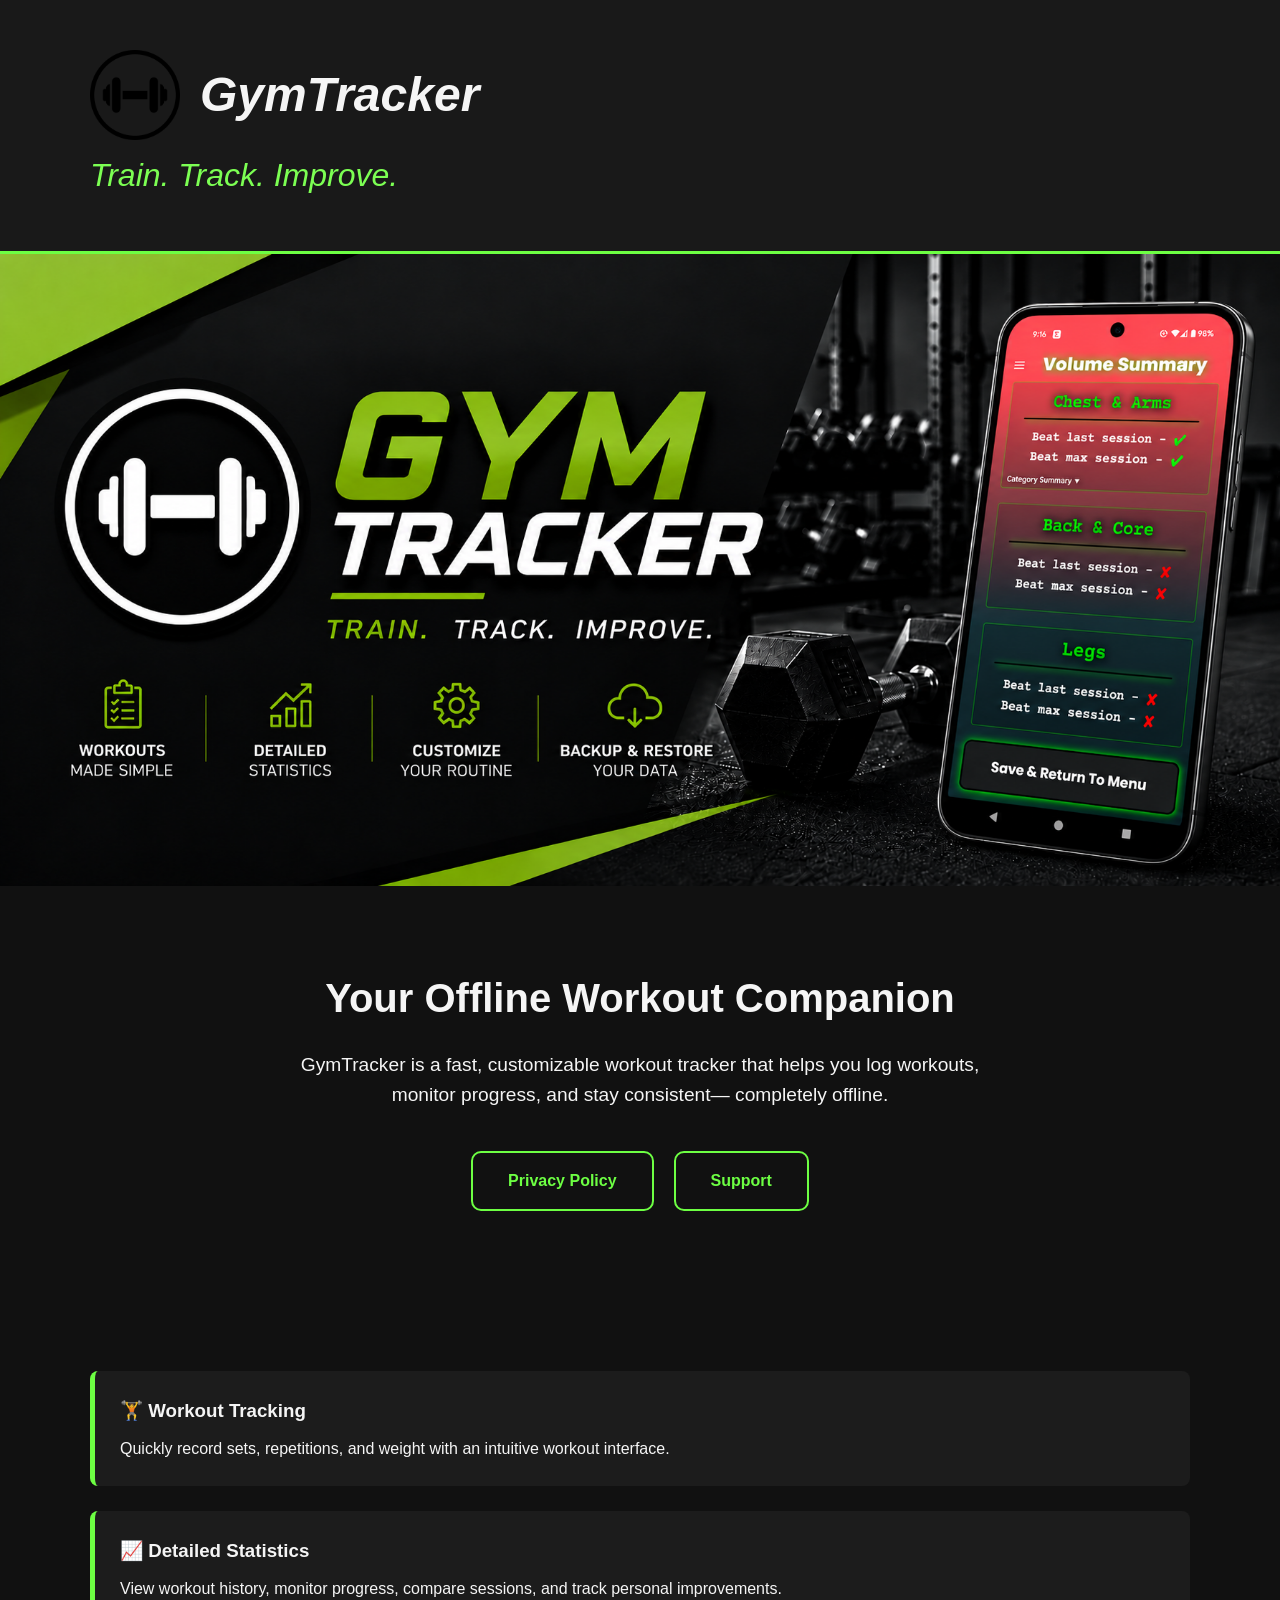
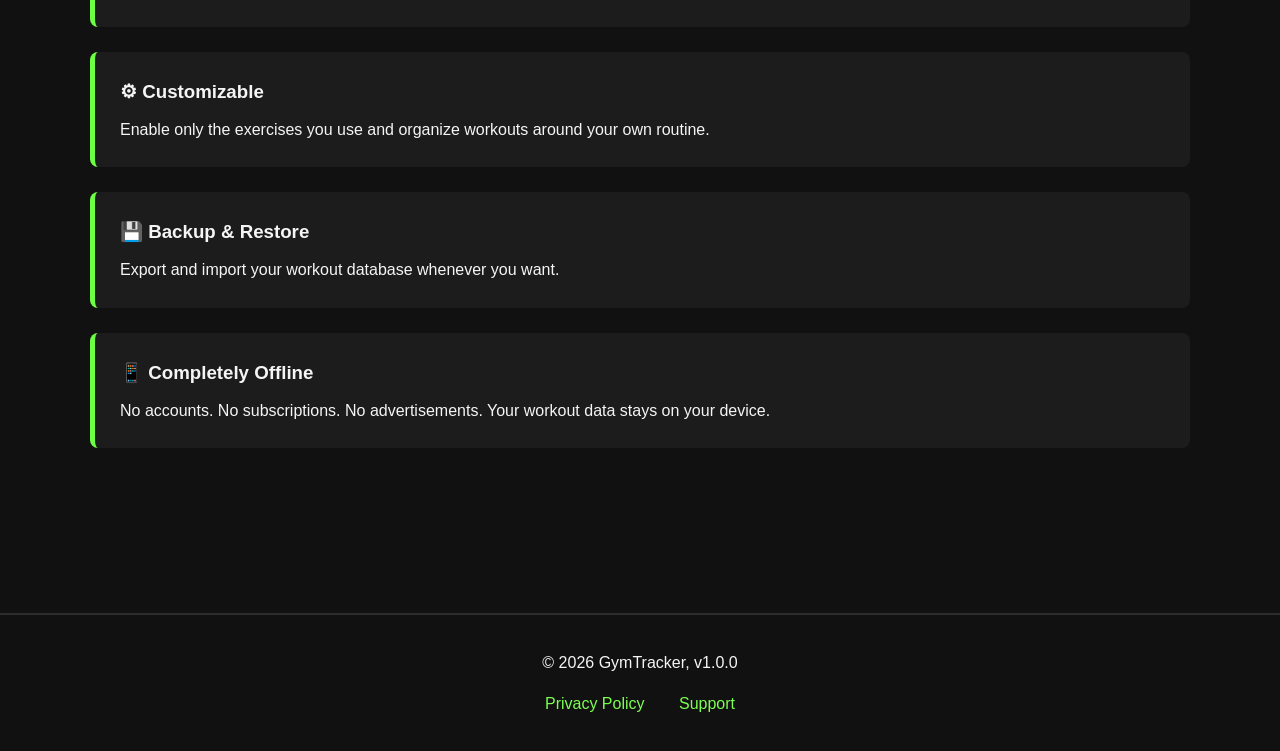
<file: index.html>
<!DOCTYPE html>
<html lang="en">
<head>
    <meta charset="UTF-8">
    <meta name="viewport" content="width=device-width, initial-scale=1.0">
    <title>GymTracker</title>

    <link rel="stylesheet" href="styles.css">
</head>

<body>

<header>
    <div class="container">

        <div class="logo">
            <img src="images/GymTracker_PlayStore_Icon.png" alt="GymTracker Logo">
            <h1>GymTracker</h1>
        </div>

        <p class="tagline">
            Train. Track. Improve.
        </p>

    </div>
</header>

<section class="banner">
    <img src="images/GymTracker_Banner.png" alt="GymTracker Banner">
</section>

<main>

<section class="hero">

    <div class="container">

        <h2>Your Offline Workout Companion</h2>

        <p>
            GymTracker is a fast, customizable workout tracker that helps
            you log workouts, monitor progress, and stay consistent—
            completely offline.
        </p>

        <div class="buttons">

            <a class="button primary"
               href="privacy-policy.html">
                Privacy Policy
            </a>

            <a class="button secondary"
               href="support.html">
                Support
            </a>

        </div>

    </div>

</section>

<section class="features">

    <div class="container">

        <div class="feature">

            <h3>🏋 Workout Tracking</h3>

            <p>
                Quickly record sets, repetitions, and weight with an
                intuitive workout interface.
            </p>

        </div>

        <div class="feature">

            <h3>📈 Detailed Statistics</h3>

            <p>
                View workout history, monitor progress, compare sessions,
                and track personal improvements.
            </p>

        </div>

        <div class="feature">

            <h3>⚙ Customizable</h3>

            <p>
                Enable only the exercises you use and organize workouts
                around your own routine.
            </p>

        </div>

        <div class="feature">

            <h3>💾 Backup & Restore</h3>

            <p>
                Export and import your workout database whenever you want.
            </p>

        </div>

        <div class="feature">

            <h3>📱 Completely Offline</h3>

            <p>
                No accounts. No subscriptions. No advertisements.
                Your workout data stays on your device.
            </p>

        </div>

    </div>

</section>

</main>

<footer>

    <div class="container">

        <p>
            © 2026 GymTracker, v1.0.0
        </p>

        <div class="footer-links">

            <a href="privacy-policy.html">Privacy Policy</a>

            <a href="support.html">Support</a>

        </div>

    </div>

</footer>

</body>
</html>
</file>
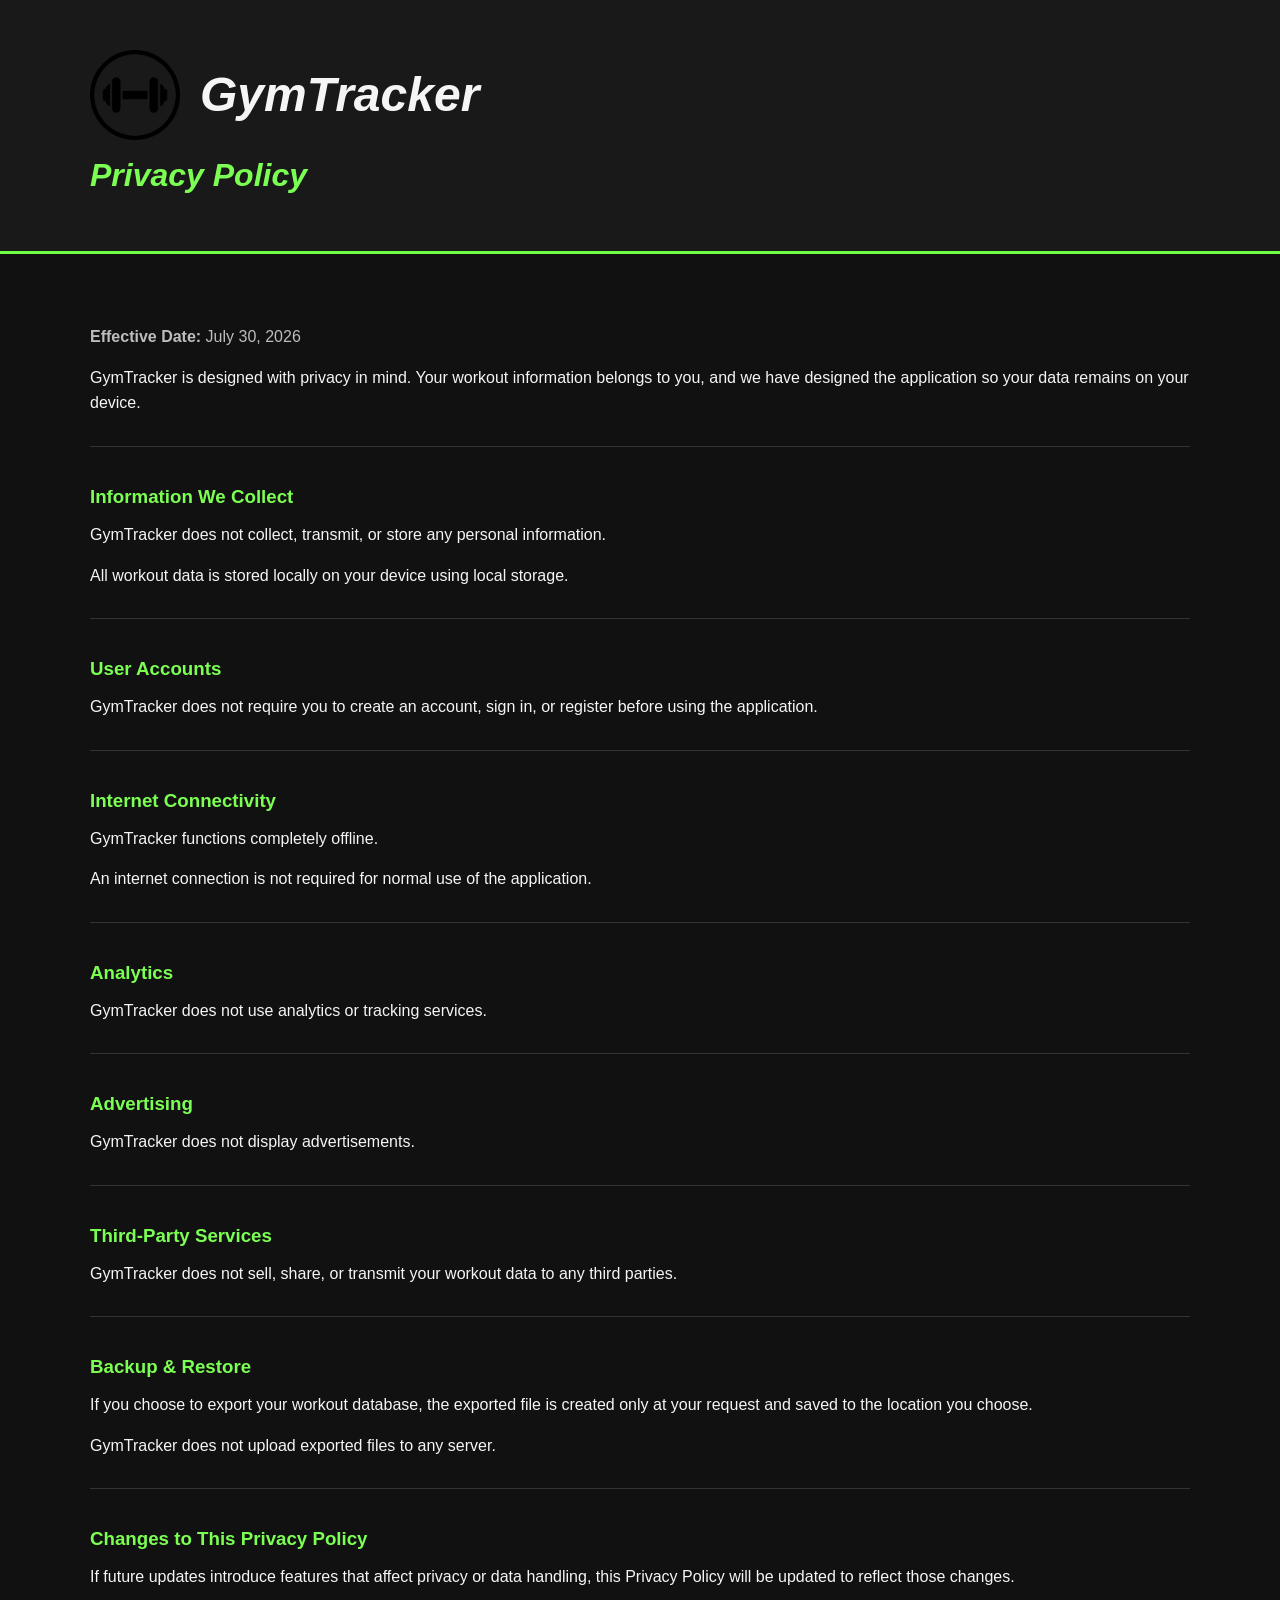
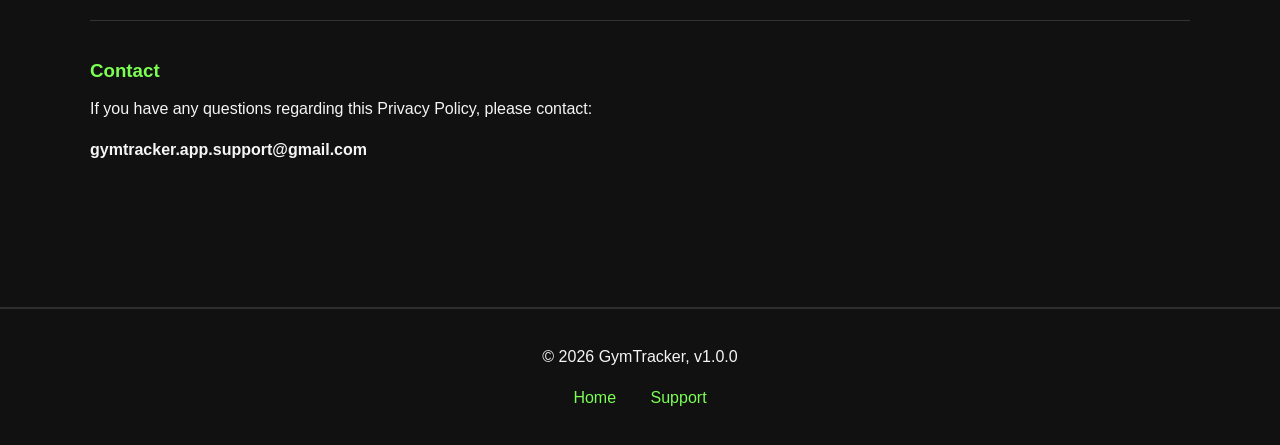
<file: privacy-policy.html>
<!DOCTYPE html>
<html lang="en">

<head>

    <meta charset="UTF-8">

    <meta name="viewport"
          content="width=device-width, initial-scale=1.0">

    <title>GymTracker - Privacy Policy</title>

    <link rel="stylesheet"
          href="styles.css">

</head>

<body>

<header>

    <div class="container">

        <div class="logo">

            <img src="images/GymTracker_PlayStore_Icon.png"
                 alt="GymTracker Logo">

            <h1>GymTracker</h1>

        </div>

        <h2 class="tagline">
            Privacy Policy
        </h2>

    </div>

</header>

<main>

<section class="page">

<div class="container">

<p class="effective-date">
<strong>Effective Date:</strong> July 30, 2026
</p>

<p>

GymTracker is designed with privacy in mind.
Your workout information belongs to you, and we have designed the application so your data remains on your device.

</p>

<hr>

<h3>Information We Collect</h3>

<p>

GymTracker does not collect, transmit, or store any personal information.

</p>

<p>

All workout data is stored locally on your device using local storage.

</p>

<hr>

<h3>User Accounts</h3>

<p>

GymTracker does not require you to create an account, sign in, or register before using the application.

</p>

<hr>

<h3>Internet Connectivity</h3>

<p>

GymTracker functions completely offline.

</p>

<p>

An internet connection is not required for normal use of the application.

</p>

<hr>

<h3>Analytics</h3>

<p>

GymTracker does not use analytics or tracking services.

</p>

<hr>

<h3>Advertising</h3>

<p>

GymTracker does not display advertisements.

</p>

<hr>

<h3>Third-Party Services</h3>

<p>

GymTracker does not sell, share, or transmit your workout data to any third parties.

</p>

<hr>

<h3>Backup &amp; Restore</h3>

<p>

If you choose to export your workout database, the exported file is created only at your request and saved to the location you choose.

</p>

<p>

GymTracker does not upload exported files to any server.

</p>

<hr>

<h3>Changes to This Privacy Policy</h3>

<p>

If future updates introduce features that affect privacy or data handling, this Privacy Policy will be updated to reflect those changes.

</p>

<hr>

<h3>Contact</h3>

<p>

If you have any questions regarding this Privacy Policy, please contact:

</p>

<p>

<strong>gymtracker.app.support@gmail.com</strong>

</p>

</div>

</section>

</main>

<footer>

<div class="container">

<p>

© 2026 GymTracker, v1.0.0

</p>

<div class="footer-links">

<a href="./">Home</a>

<a href="support.html">Support</a>

</div>

</div>

</footer>

</body>

</html>
</file>
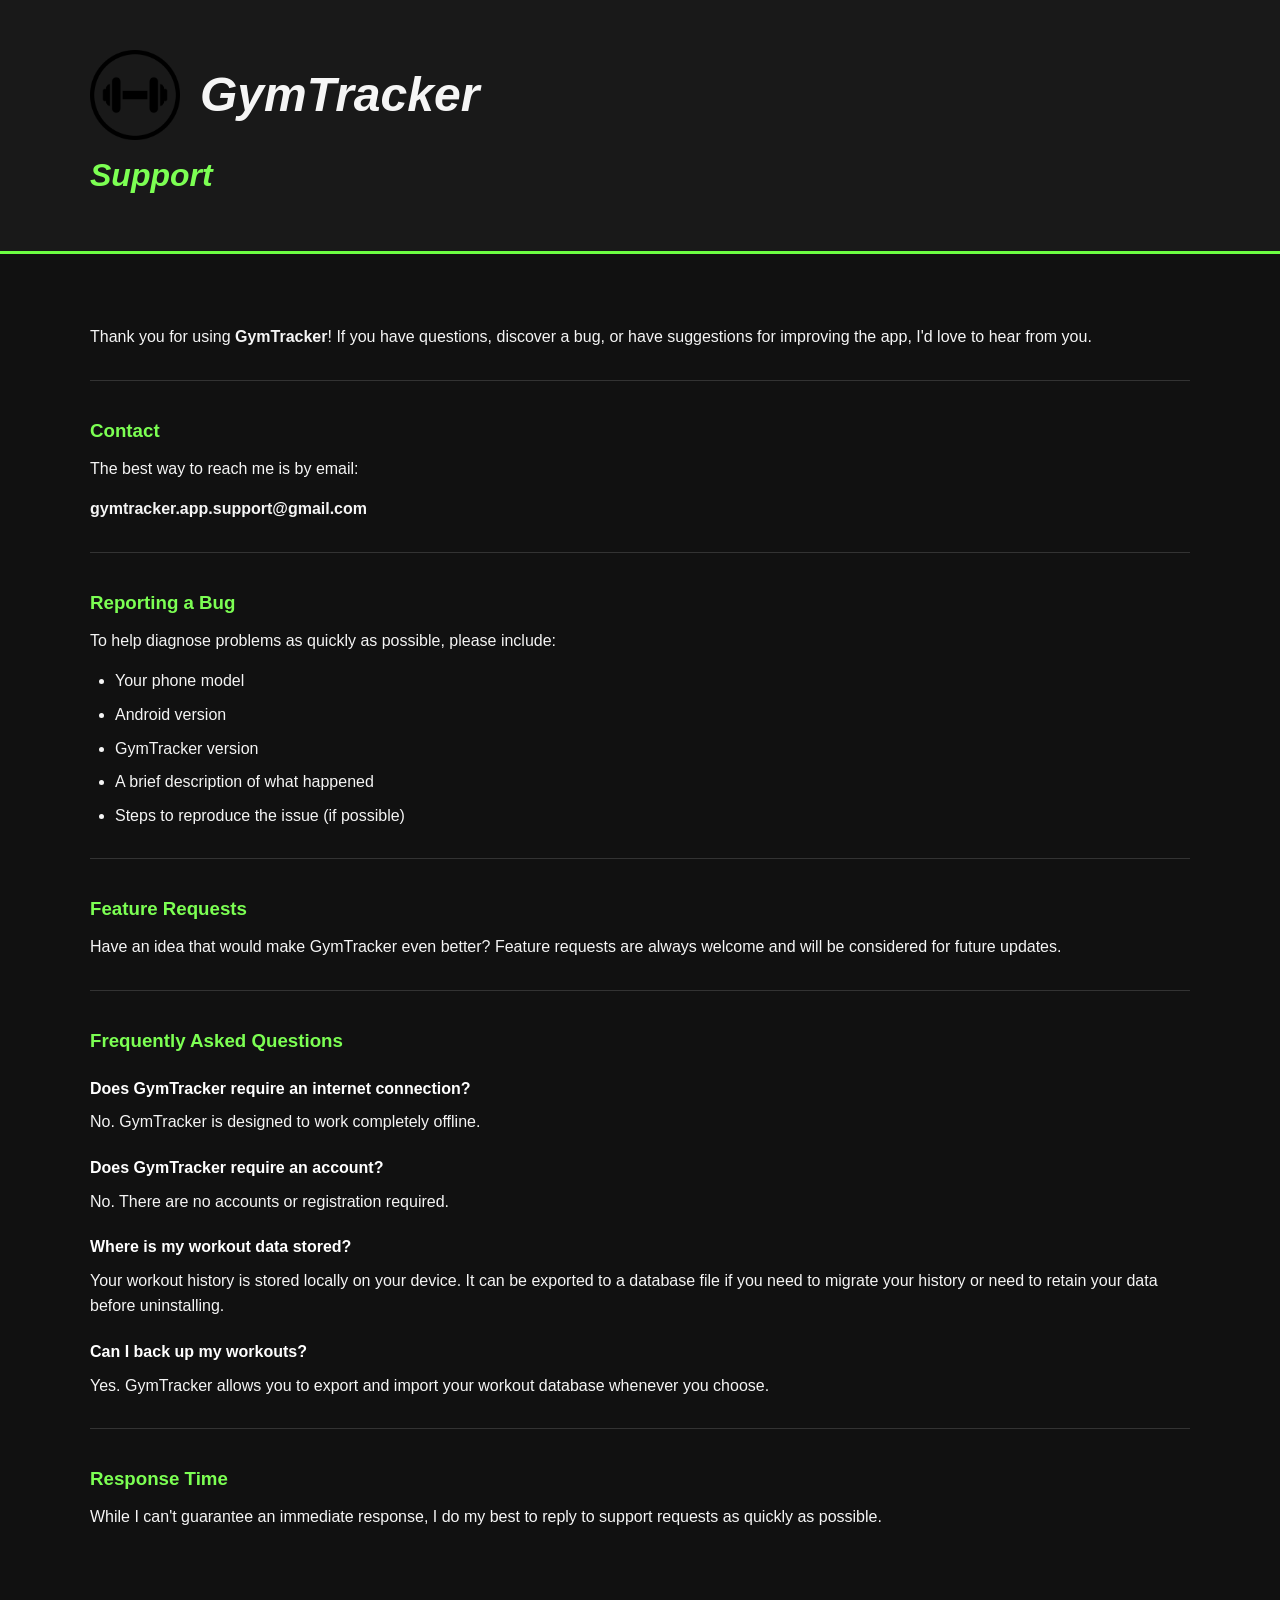
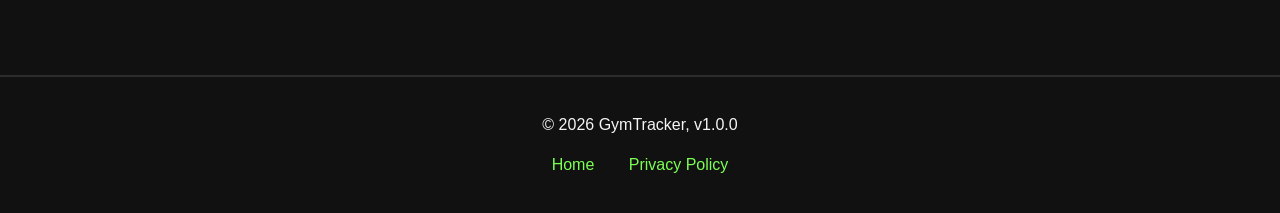
<file: support.html>
<!DOCTYPE html>
<html lang="en">

<head>

    <meta charset="UTF-8">

    <meta name="viewport"
          content="width=device-width, initial-scale=1.0">

    <title>GymTracker - Support</title>

    <link rel="stylesheet"
          href="styles.css">

</head>

<body>

<header>

    <div class="container">

        <div class="logo">

            <img src="images/GymTracker_PlayStore_Icon.png"
                 alt="GymTracker Logo">

            <h1>GymTracker</h1>

        </div>

        <h2 class="tagline">
            Support
        </h2>

    </div>

</header>

<main>

<section class="page">

<div class="container">

<p>

Thank you for using <strong>GymTracker</strong>!

If you have questions, discover a bug, or have suggestions for improving the app, I'd love to hear from you.

</p>

<hr>

<h3>Contact</h3>

<p>

The best way to reach me is by email:

</p>

<p>

<strong>gymtracker.app.support@gmail.com</strong>

</p>

<hr>

<h3>Reporting a Bug</h3>

<p>

To help diagnose problems as quickly as possible, please include:

</p>

<ul>

<li>Your phone model</li>

<li>Android version</li>

<li>GymTracker version</li>

<li>A brief description of what happened</li>

<li>Steps to reproduce the issue (if possible)</li>

</ul>

<hr>

<h3>Feature Requests</h3>

<p>

Have an idea that would make GymTracker even better?

Feature requests are always welcome and will be considered for future updates.

</p>

<hr>

<h3>Frequently Asked Questions</h3>

<h4>Does GymTracker require an internet connection?</h4>

<p>

No. GymTracker is designed to work completely offline.

</p>

<h4>Does GymTracker require an account?</h4>

<p>

No. There are no accounts or registration required.

</p>

<h4>Where is my workout data stored?</h4>

<p>

Your workout history is stored locally on your device. It can be exported to a database file if you need to migrate your history or need to retain your data before uninstalling.

</p>

<h4>Can I back up my workouts?</h4>

<p>

Yes. GymTracker allows you to export and import your workout database whenever you choose.

</p>

<hr>

<h3>Response Time</h3>

<p>

While I can't guarantee an immediate response, I do my best to reply to support requests as quickly as possible.

</p>

</div>

</section>

</main>

<footer>

<div class="container">

<p>

© 2026 GymTracker, v1.0.0
</p>

<div class="footer-links">

<a href="./">Home</a>

<a href="privacy-policy.html">Privacy Policy</a>

</div>

</div>

</footer>

</body>

</html>
</file>
<file: styles.css>
*{
    margin:0;
    padding:0;
    box-sizing:border-box;
}

body{

    background:#111;
    color:#f5f5f5;

    font-family:
        Segoe UI,
        Roboto,
        Arial,
        sans-serif;

    line-height:1.6;
}

.container{
    width:min(1100px,90%);
    margin:auto;
}

header{
    background:#191919;
    padding:50px 0;
    border-bottom:3px solid #6dff43;
}

.logo{
    display:flex;
    align-items:center;
    gap:20px;
    font-style: italic;
}

.logo img{
    width:90px;
}

.logo h1{
    font-size:3rem;
}

.tagline{
    margin-top:10px;
    color:#7cff53;
    font-size:2rem;
    font-style: italic;
}

.hero{
    padding:80px 0;
    text-align:center;
}

.hero h2{
    font-size:2.5rem;
    margin-bottom:20px;
}

.hero p{
    max-width:700px;
    margin:auto;
    font-size:1.2rem;
}

.buttons{
    margin-top:40px;
    display:flex;
    justify-content:center;
    gap:20px;
    flex-wrap:wrap;
}

.button{
    text-decoration:none;
    padding:15px 35px;
    border-radius:10px;
    font-weight:bold;
    transition:.2s;
}

.primary{
    border:2px solid #6dff43;
    color:#6dff43;
}
.primary:hover{
    background:#6dff43;
    color:black;
}
.primary:active{
    background:black;
    color:#6dff43;
}

.secondary{
    border:2px solid #6dff43;
    color:#6dff43;
}
.secondary:hover{
    background:#6dff43;
    color:black;
}
.secondary:active{
    background:black;
    color:#6dff43;
}

.features{
    padding:80px 0;
    display:grid;
}

.feature{
    background:#1c1c1c;
    padding:25px;
    margin-bottom:25px;
    border-left:5px solid #6dff43;
    border-radius:8px;
}

.feature h3{
    margin-bottom:10px;
}

footer{
    border-top:2px solid #2d2d2d;
    margin-top:60px;
    padding:35px 0;
    text-align:center;
}

.footer-links{
    margin-top:15px;
}

.footer-links a{
    color:#7cff53;
    text-decoration:none;
    margin:0 15px;
}

.footer-links a:hover{
    text-decoration:underline;
}

.banner img{
    width:100%;
    display:block;
}










/* Privacy Page */
.page{
    padding:70px 0;

}

.page h2{
    margin-bottom:15px;
    font-size:2.4rem;
}

.page h3{
    margin-top:35px;
    margin-bottom:10px;
    color:#7cff53;
}

.page p{
    margin-bottom:15px;
}

.page hr{
    border:none;
    border-top:1px solid #333;
    margin:30px 0;
}

.effective-date{
    color:#bdbdbd;
    margin-bottom:35px;
}











/* Support Page */
ul{
    margin-left:25px;
    margin-bottom:20px;
}

li{
    margin-bottom:8px;
}

h4{
    color:#ffffff;
    margin-top:20px;
    margin-bottom:8px;
}
</file>
